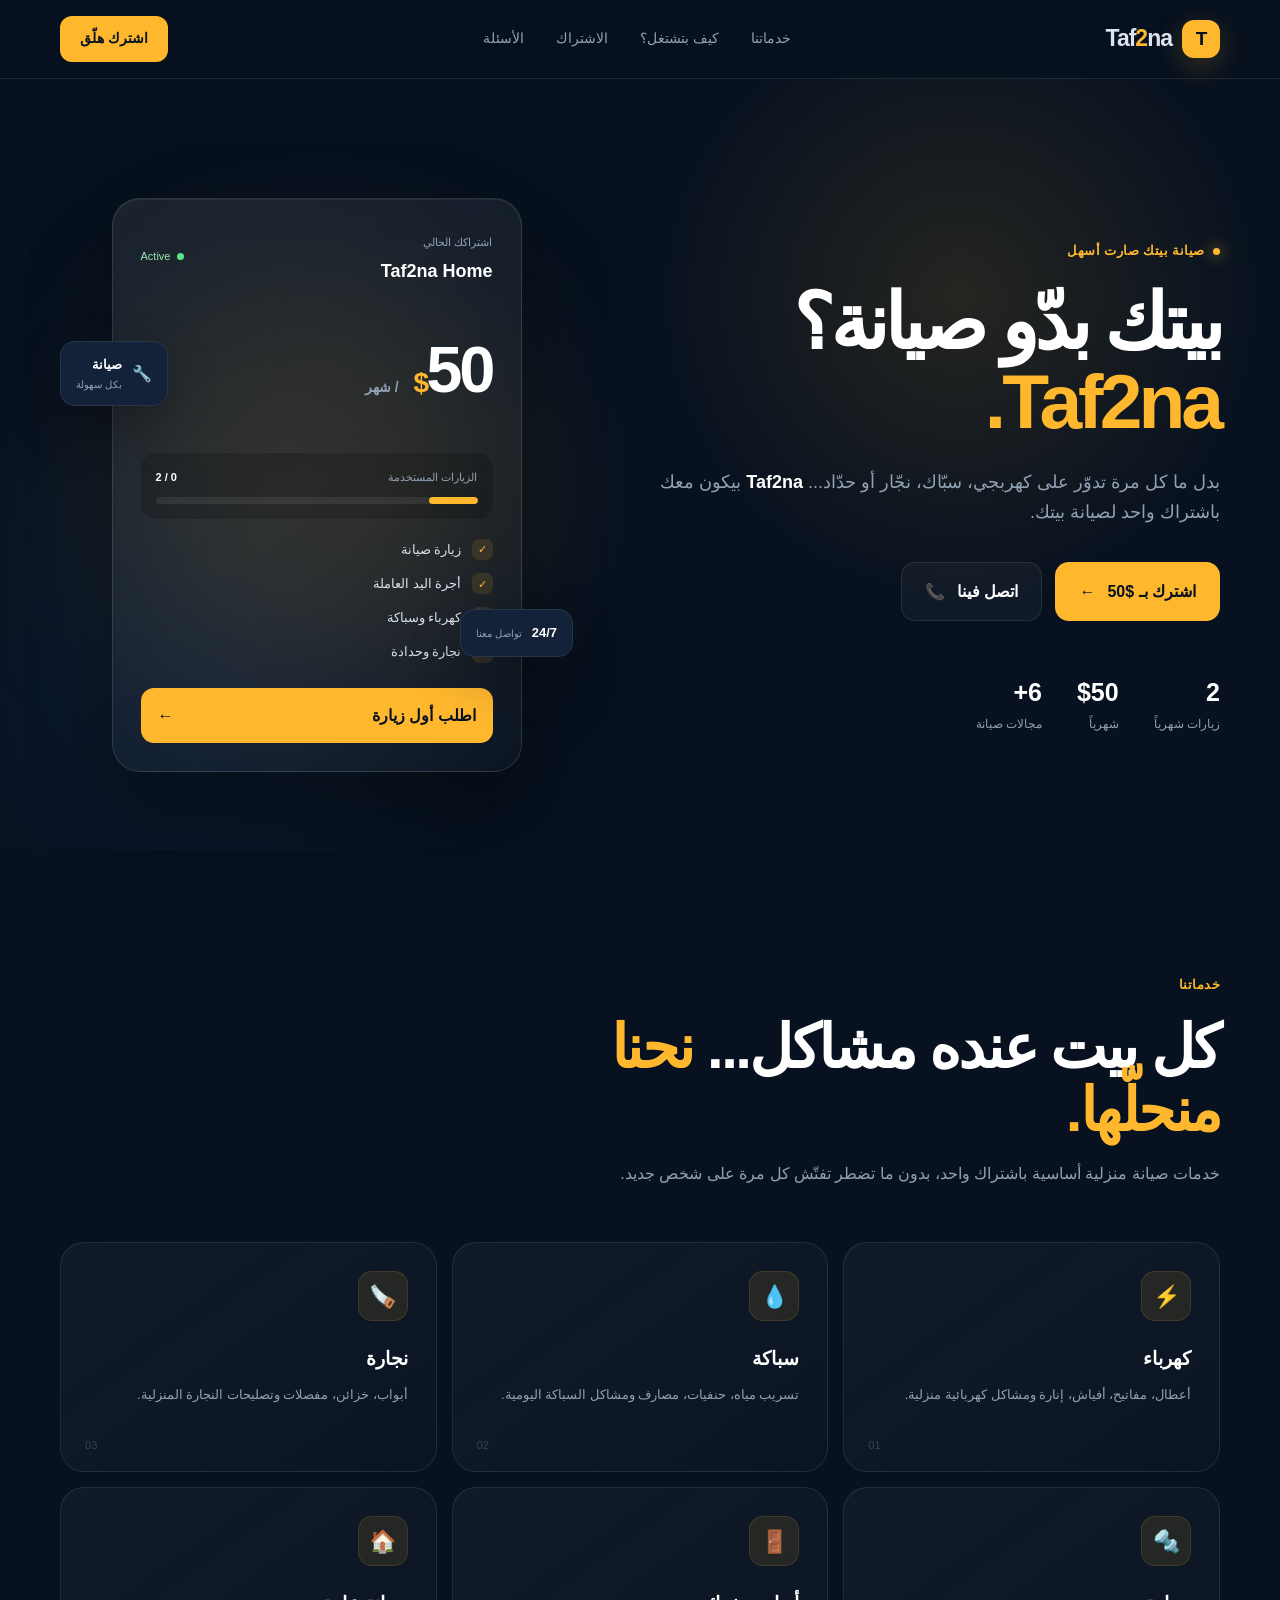
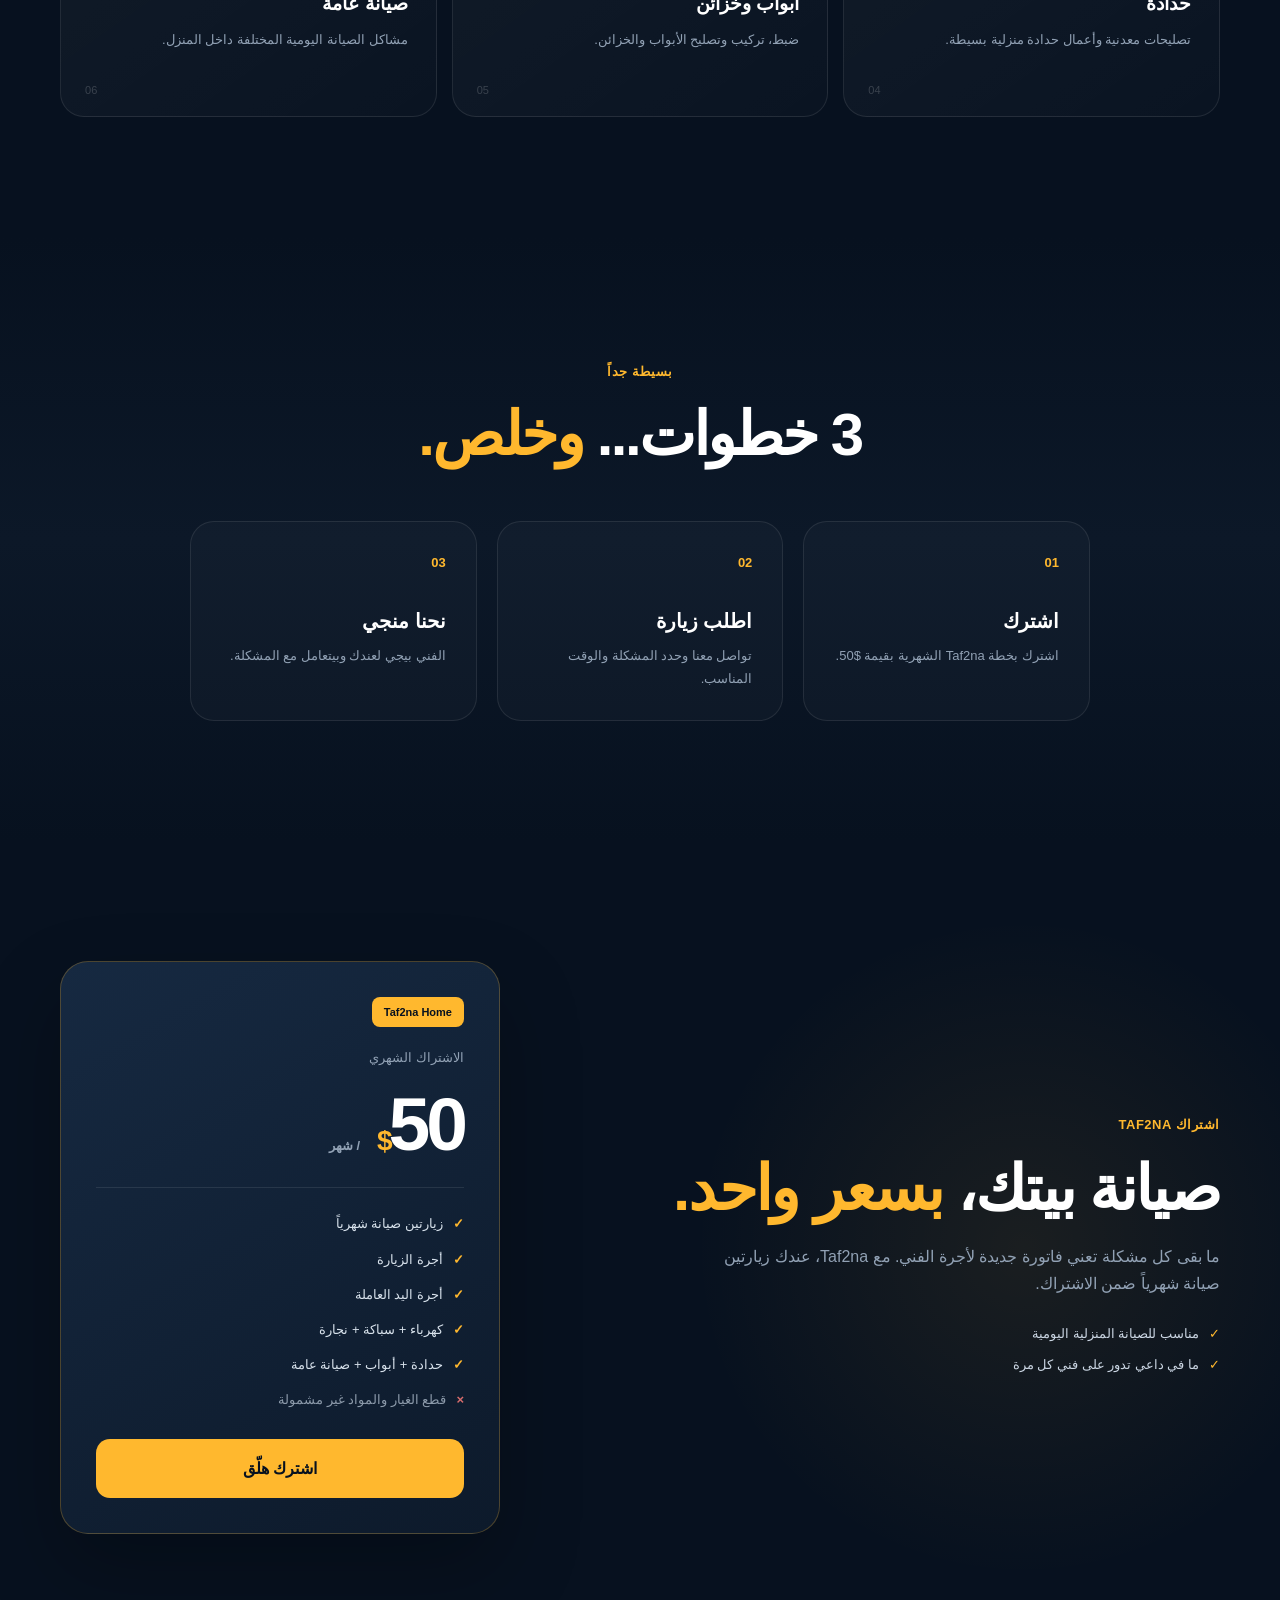
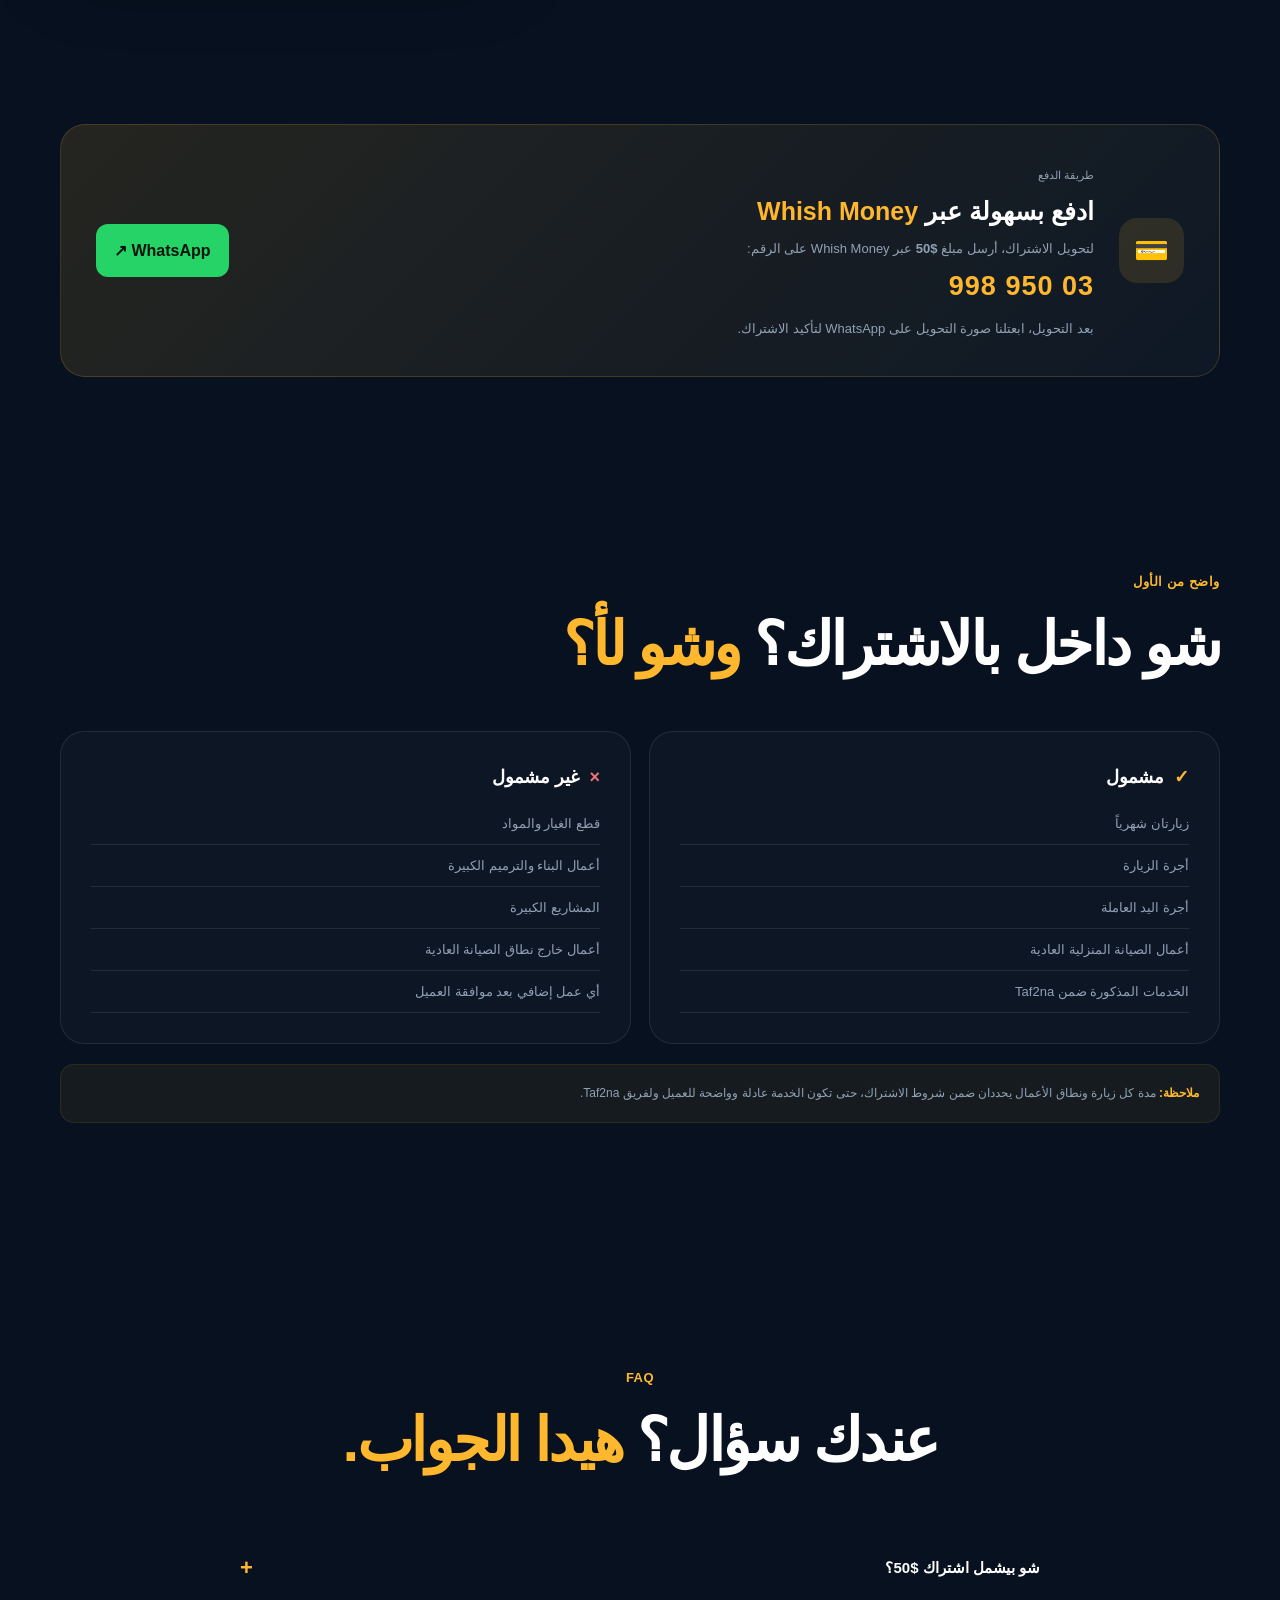
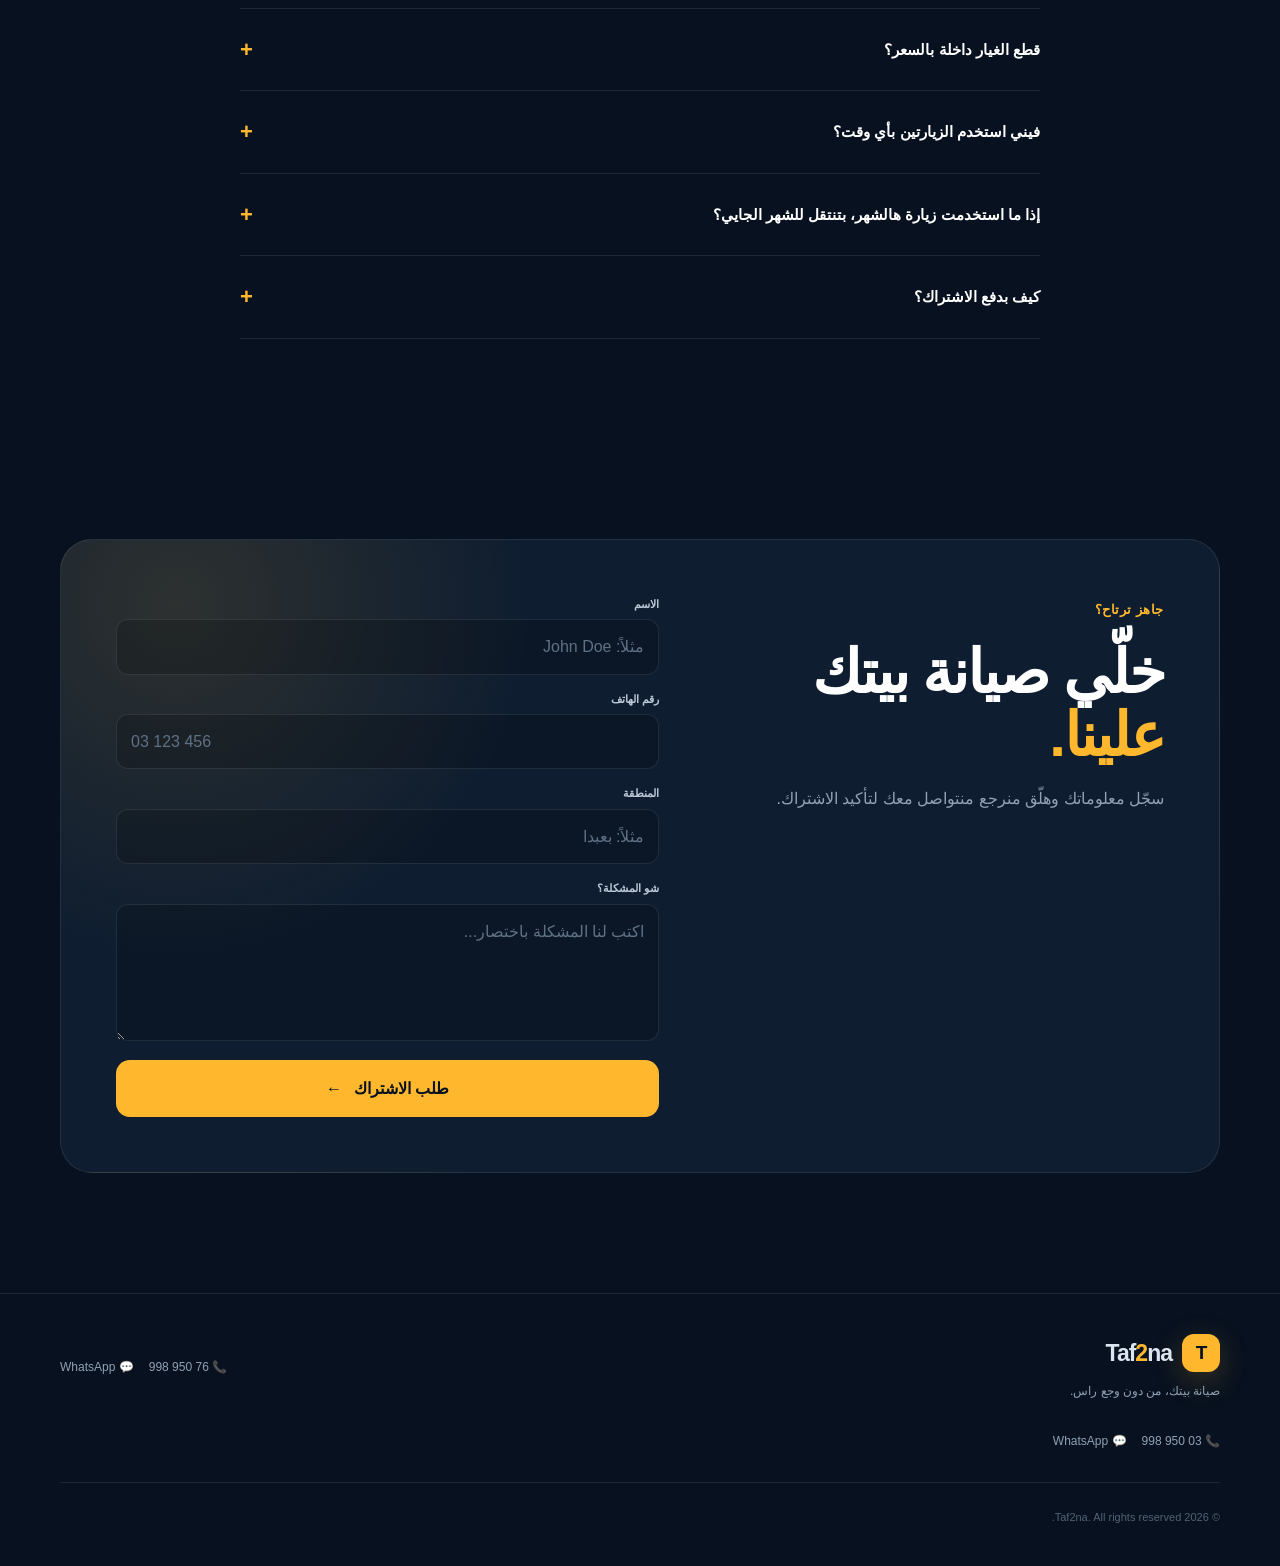
<file: index.html>
<!DOCTYPE html>
<html lang="ar" dir="rtl">
<head>
  <meta charset="UTF-8" />
  <meta name="viewport" content="width=device-width, initial-scale=1.0" />

  <title>Taf2na | صيانة بيتك علينا</title>
  <meta
    name="description"
    content="Taf2na - اشتراك صيانة منزلي شامل للكهرباء، السباكة، النجارة، الحدادة وصيانة المنزل."
  />

  <link rel="stylesheet" href="taf2na.css" />
</head>

<body>

  <!-- ================= NAVBAR ================= -->

  <header class="navbar">
    <div class="container nav-inner">

      <a href="#" class="logo">
        <span class="logo-mark">T</span>
        <span>Taf<span>2</span>na</span>
      </a>

      <nav class="nav-links">
        <a href="#services">خدماتنا</a>
        <a href="#how">كيف بتشتغل؟</a>
        <a href="#pricing">الاشتراك</a>
        <a href="#faq">الأسئلة</a>
      </nav>

      <a href="#subscribe" class="nav-cta">
        اشترك هلّق
      </a>

      <button class="menu-btn" id="menuBtn">
        ☰
      </button>

    </div>
  </header>


  <!-- ================= MOBILE MENU ================= -->

  <div class="mobile-menu" id="mobileMenu">
    <a href="#services">خدماتنا</a>
    <a href="#how">كيف بتشتغل؟</a>
    <a href="#pricing">الاشتراك</a>
    <a href="#faq">الأسئلة</a>
    <a href="#subscribe" class="mobile-cta">اشترك هلّق</a>
  </div>


  <!-- ================= HERO ================= -->

  <main>

    <section class="hero">

      <div class="container hero-grid">

        <div class="hero-content reveal">

          <div class="eyebrow">
            <span class="dot"></span>
            صيانة بيتك صارت أسهل
          </div>

          <h1>
            بيتك بدّو صيانة؟
            <span>Taf2na.</span>
          </h1>

          <p class="hero-text">
            بدل ما كل مرة تدوّر على كهربجي، سبّاك، نجّار أو حدّاد...
            <strong>Taf2na</strong> بيكون معك باشتراك واحد لصيانة بيتك.
          </p>

          <div class="hero-buttons">

            <a href="#subscribe" class="btn btn-primary">
              اشترك بـ $50
              <span>←</span>
            </a>

            <a href="tel:+96176950998" class="btn btn-secondary">
              اتصل فينا
              <span>📞</span>
            </a>

          </div>

          <div class="trust-row">

            <div>
              <strong>2</strong>
              <span>زيارات شهرياً</span>
            </div>

            <div>
              <strong>$50</strong>
              <span>شهرياً</span>
            </div>

            <div>
              <strong>6+</strong>
              <span>مجالات صيانة</span>
            </div>

          </div>

        </div>


        <!-- HERO CARD -->

        <div class="hero-visual reveal">

          <div class="glow"></div>

          <div class="house-card">

            <div class="card-top">
              <div>
                <span class="small-label">اشتراكك الحالي</span>
                <h3>Taf2na Home</h3>
              </div>

              <div class="status">
                <span></span>
                Active
              </div>
            </div>


            <div class="price-big">
              <span>$</span>50
              <small>/ شهر</small>
            </div>


            <div class="progress-box">

              <div class="progress-header">
                <span>الزيارات المستخدمة</span>
                <strong>0 / 2</strong>
              </div>

              <div class="progress">
                <span></span>
              </div>

            </div>


            <div class="included-list">

              <div>
                <span class="check">✓</span>
                زيارة صيانة
              </div>

              <div>
                <span class="check">✓</span>
                أجرة اليد العاملة
              </div>

              <div>
                <span class="check">✓</span>
                كهرباء وسباكة
              </div>

              <div>
                <span class="check">✓</span>
                نجارة وحدادة
              </div>

            </div>


            <a href="#subscribe" class="card-btn">
              اطلب أول زيارة
              <span>←</span>
            </a>

          </div>

          <div class="floating-card floating-one">
            🔧
            <div>
              <strong>صيانة</strong>
              <small>بكل سهولة</small>
            </div>
          </div>

          <div class="floating-card floating-two">
            <strong>24/7</strong>
            <small>تواصل معنا</small>
          </div>

        </div>

      </div>

    </section>


    <!-- ================= SERVICES ================= -->

    <section class="section" id="services">

      <div class="container">

        <div class="section-heading reveal">

          <div class="eyebrow">
            خدماتنا
          </div>

          <h2>
            كل بيت عنده مشاكل...
            <span>نحنا منحلّها.</span>
          </h2>

          <p>
            خدمات صيانة منزلية أساسية باشتراك واحد،
            بدون ما تضطر تفتّش كل مرة على شخص جديد.
          </p>

        </div>


        <div class="services-grid">

          <article class="service-card reveal">
            <div class="service-icon">⚡</div>
            <h3>كهرباء</h3>
            <p>أعطال، مفاتيح، أفياش، إنارة ومشاكل كهربائية منزلية.</p>
            <span>01</span>
          </article>

          <article class="service-card reveal">
            <div class="service-icon">💧</div>
            <h3>سباكة</h3>
            <p>تسريب مياه، حنفيات، مصارف ومشاكل السباكة اليومية.</p>
            <span>02</span>
          </article>

          <article class="service-card reveal">
            <div class="service-icon">🪚</div>
            <h3>نجارة</h3>
            <p>أبواب، خزائن، مفصلات وتصليحات النجارة المنزلية.</p>
            <span>03</span>
          </article>

          <article class="service-card reveal">
            <div class="service-icon">🔩</div>
            <h3>حدادة</h3>
            <p>تصليحات معدنية وأعمال حدادة منزلية بسيطة.</p>
            <span>04</span>
          </article>

          <article class="service-card reveal">
            <div class="service-icon">🚪</div>
            <h3>أبواب وخزائن</h3>
            <p>ضبط، تركيب وتصليح الأبواب والخزائن.</p>
            <span>05</span>
          </article>

          <article class="service-card reveal">
            <div class="service-icon">🏠</div>
            <h3>صيانة عامة</h3>
            <p>مشاكل الصيانة اليومية المختلفة داخل المنزل.</p>
            <span>06</span>
          </article>

        </div>

      </div>

    </section>


    <!-- ================= HOW IT WORKS ================= -->

    <section class="how-section" id="how">

      <div class="container">

        <div class="section-heading center reveal">

          <div class="eyebrow">
            بسيطة جداً
          </div>

          <h2>
            3 خطوات...
            <span>وخلص.</span>
          </h2>

        </div>


        <div class="steps">

          <div class="step reveal">

            <div class="step-number">01</div>

            <div>
              <h3>اشترك</h3>
              <p>
                اشترك بخطة Taf2na الشهرية بقيمة $50.
              </p>
            </div>

          </div>


          <div class="step reveal">

            <div class="step-number">02</div>

            <div>
              <h3>اطلب زيارة</h3>
              <p>
                تواصل معنا وحدد المشكلة والوقت المناسب.
              </p>
            </div>

          </div>


          <div class="step reveal">

            <div class="step-number">03</div>

            <div>
              <h3>نحنا منجي</h3>
              <p>
                الفني بيجي لعندك وبيتعامل مع المشكلة.
              </p>
            </div>

          </div>

        </div>

      </div>

    </section>


    <!-- ================= PRICING ================= -->

    <section class="pricing-section" id="pricing">

      <div class="container pricing-grid">

        <div class="pricing-copy reveal">

          <div class="eyebrow">
            اشتراك Taf2na
          </div>

          <h2>
            صيانة بيتك،
            <span>بسعر واحد.</span>
          </h2>

          <p>
            ما بقى كل مشكلة تعني فاتورة جديدة لأجرة الفني.
            مع Taf2na، عندك زيارتين صيانة شهرياً ضمن الاشتراك.
          </p>

          <div class="mini-note">
            <span>✓</span>
            مناسب للصيانة المنزلية اليومية
          </div>

          <div class="mini-note">
            <span>✓</span>
            ما في داعي تدور على فني كل مرة
          </div>

        </div>


        <div class="pricing-card reveal">

          <div class="popular">
            Taf2na Home
          </div>

          <div class="pricing-title">
            <span>الاشتراك الشهري</span>
          </div>

          <div class="pricing-number">
            <span>$</span>50
            <small>/ شهر</small>
          </div>

          <div class="pricing-divider"></div>

          <ul>

            <li>
              <span>✓</span>
              زيارتين صيانة شهرياً
            </li>

            <li>
              <span>✓</span>
              أجرة الزيارة
            </li>

            <li>
              <span>✓</span>
              أجرة اليد العاملة
            </li>

            <li>
              <span>✓</span>
              كهرباء + سباكة + نجارة
            </li>

            <li>
              <span>✓</span>
              حدادة + أبواب + صيانة عامة
            </li>

            <li class="not-included">
              <span>×</span>
              قطع الغيار والمواد غير مشمولة
            </li>

          </ul>

          <a href="#subscribe" class="btn btn-primary full">
            اشترك هلّق
          </a>

        </div>

      </div>

    </section>


    <!-- ================= PAYMENT ================= -->

    <section class="payment-section">

      <div class="container">

        <div class="payment-card reveal">

          <div class="payment-icon">
            💳
          </div>

          <div class="payment-content">

            <span class="small-label">
              طريقة الدفع
            </span>

            <h2>
              ادفع بسهولة عبر
              <span>Whish Money</span>
            </h2>

            <p>
              لتحويل الاشتراك، أرسل مبلغ <strong>$50</strong>
              عبر Whish Money على الرقم:
            </p>

            <div class="payment-number">
              03 950 998
            </div>

            <small>
              بعد التحويل، ابعتلنا صورة التحويل على WhatsApp
              لتأكيد الاشتراك.
            </small>

          </div>

          <a
            href="https://wa.me/96176950998"
            class="whatsapp-btn"
            target="_blank"
          >
            WhatsApp
            <span>↗</span>
          </a>

        </div>

      </div>

    </section>


    <!-- ================= RULES ================= -->

    <section class="section rules-section">

      <div class="container">

        <div class="section-heading reveal">

          <div class="eyebrow">
            واضح من الأول
          </div>

          <h2>
            شو داخل بالاشتراك؟
            <span>وشو لأ؟</span>
          </h2>

        </div>


        <div class="rules-grid">

          <div class="rule-box included reveal">

            <div class="rule-title">
              <span>✓</span>
              مشمول
            </div>

            <ul>
              <li>زيارتان شهرياً</li>
              <li>أجرة الزيارة</li>
              <li>أجرة اليد العاملة</li>
              <li>أعمال الصيانة المنزلية العادية</li>
              <li>الخدمات المذكورة ضمن Taf2na</li>
            </ul>

          </div>


          <div class="rule-box excluded reveal">

            <div class="rule-title">
              <span>×</span>
              غير مشمول
            </div>

            <ul>
              <li>قطع الغيار والمواد</li>
              <li>أعمال البناء والترميم الكبيرة</li>
              <li>المشاريع الكبيرة</li>
              <li>أعمال خارج نطاق الصيانة العادية</li>
              <li>أي عمل إضافي بعد موافقة العميل</li>
            </ul>

          </div>

        </div>

        <div class="important-note reveal">
          <strong>ملاحظة:</strong>
          مدة كل زيارة ونطاق الأعمال يحددان ضمن شروط الاشتراك،
          حتى تكون الخدمة عادلة وواضحة للعميل ولفريق Taf2na.
        </div>

      </div>

    </section>


    <!-- ================= FAQ ================= -->

    <section class="faq-section" id="faq">

      <div class="container">

        <div class="section-heading center reveal">

          <div class="eyebrow">
            FAQ
          </div>

          <h2>
            عندك سؤال؟
            <span>هيدا الجواب.</span>
          </h2>

        </div>


        <div class="faq-list">

          <div class="faq-item reveal">

            <button class="faq-question">
              شو بيشمل اشتراك $50؟
              <span>+</span>
            </button>

            <div class="faq-answer">
              الاشتراك بيشمل زيارتين صيانة بالشهر، بالإضافة
              لأجرة الزيارة وأجرة اليد العاملة ضمن نطاق الخدمات المحددة.
            </div>

          </div>


          <div class="faq-item reveal">

            <button class="faq-question">
              قطع الغيار داخلة بالسعر؟
              <span>+</span>
            </button>

            <div class="faq-answer">
              لا. قطع الغيار والمواد المطلوبة للإصلاح بتكون على حساب العميل.
            </div>

          </div>


          <div class="faq-item reveal">

            <button class="faq-question">
              فيني استخدم الزيارتين بأي وقت؟
              <span>+</span>
            </button>

            <div class="faq-answer">
              نعم، بتتواصل معنا وقت تحتاج زيارة، وبننسق معك حسب المواعيد المتاحة.
            </div>

          </div>


          <div class="faq-item reveal">

            <button class="faq-question">
              إذا ما استخدمت زيارة هالشهر، بتنتقل للشهر الجايي؟
              <span>+</span>
            </button>

            <div class="faq-answer">
              لا، الزيارات غير المستخدمة لا تنتقل تلقائياً للشهر التالي.
            </div>

          </div>


          <div class="faq-item reveal">

            <button class="faq-question">
              كيف بدفع الاشتراك؟
              <span>+</span>
            </button>

            <div class="faq-answer">
              الدفع حالياً عبر Whish Money على الرقم
              <strong>03 950 998</strong>.
            </div>

          </div>

        </div>

      </div>

    </section>


    <!-- ================= CTA ================= -->

    <section class="final-cta" id="subscribe">

      <div class="container">

        <div class="cta-card reveal">

          <div class="cta-content">

            <div class="eyebrow">
              جاهز ترتاح؟
            </div>

            <h2>
              خلّي صيانة بيتك
              <span>علينا.</span>
            </h2>

            <p>
              سجّل معلوماتك وهلّق منرجع منتواصل معك لتأكيد الاشتراك.
            </p>

          </div>


          <form id="subscribeForm" class="subscribe-form">

            <div class="input-group">
              <label>الاسم</label>
              <input
                type="text"
                id="name"
                placeholder="مثلاً: John Doe"
                required
              />
            </div>

            <div class="input-group">
              <label>رقم الهاتف</label>
              <input
                type="tel"
                id="phone"
                placeholder="03 123 456"
                required
              />
            </div>

            <div class="input-group">
              <label>المنطقة</label>
              <input
                type="text"
                id="area"
                placeholder="مثلاً: بعبدا"
                required
              />
            </div>

            <div class="input-group">
              <label>شو المشكلة؟</label>
              <textarea
                id="issue"
                placeholder="اكتب لنا المشكلة باختصار..."
                rows="4"
              ></textarea>
            </div>

            <button class="btn btn-primary submit-btn" type="submit">
              طلب الاشتراك
              <span>←</span>
            </button>

            <div class="form-success" id="formSuccess">
              ✓ وصلت معلوماتك! رح نتواصل معك قريباً.
            </div>

          </form>

        </div>

      </div>

    </section>

  </main>


  <!-- ================= FOOTER ================= -->

  <footer>

    <div class="container footer-inner">

      <div class="footer-brand">

        <a href="#" class="logo">
          <span class="logo-mark">T</span>
          <span>Taf<span>2</span>na</span>
        </a>

        <p>
          صيانة بيتك، من دون وجع راس.
        </p>

      </div>


      <div class="footer-contact">

        <a href="tel:+96176950998">
          📞 76 950 998
        </a>

        <a
          href="https://wa.me/96176950998"
          target="_blank"
        >
          💬 WhatsApp
        </a>

      </div>
      <div class="footer-contact">

        <a href="tel:+96103950998">
          📞 03 950 998
        </a>

        <a
          href="https://wa.me/96103950998"
          target="_blank"
        >
          💬 WhatsApp
        </a>

      </div>


      <div class="footer-bottom">
        © <span id="year"></span> Taf2na. All rights reserved.
      </div>

    </div>

  </footer>


  <script src="script.js"></script>

</body>
</html>
</file>
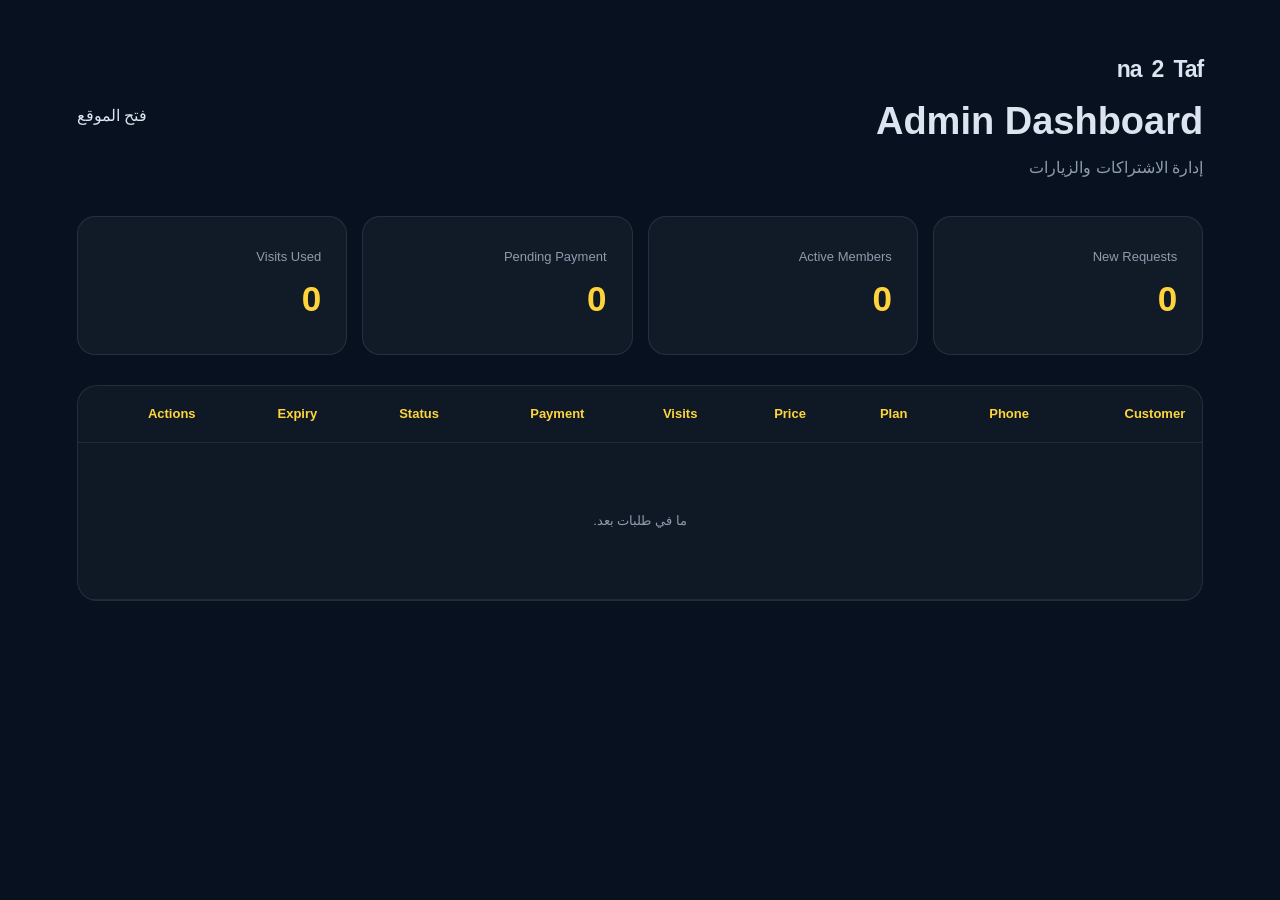
<file: taf2na.html>
<!DOCTYPE html>
<html lang="ar" dir="rtl">

<head>
  <meta charset="UTF-8">
  <meta name="viewport" content="width=device-width, initial-scale=1.0">

  <title>Taf2na Admin</title>

  <link rel="stylesheet" href="taf2na.css">

  <style>

    body {
      background: #07111f;
    }

    .admin {
      padding: 50px 6%;
    }

    .admin-header {
      display: flex;
      justify-content: space-between;
      align-items: center;
      margin-bottom: 35px;
      gap: 20px;
      flex-wrap: wrap;
    }

    .admin-header h1 {
      font-size: 38px;
    }

    .admin-header p {
      color: #8d9bad;
    }

    .stats {
      display: grid;
      grid-template-columns: repeat(4, 1fr);
      gap: 15px;
      margin-bottom: 30px;
    }

    .stat {
      background: rgba(255,255,255,.045);
      border: 1px solid rgba(255,255,255,.09);
      border-radius: 18px;
      padding: 25px;
    }

    .stat span {
      color: #8d9bad;
      font-size: 13px;
    }

    .stat strong {
      display: block;
      font-size: 35px;
      color: #ffd43b;
    }

    .table-box {
      background: rgba(255,255,255,.035);
      border: 1px solid rgba(255,255,255,.09);
      border-radius: 20px;
      overflow-x: auto;
    }

    table {
      width: 100%;
      border-collapse: collapse;
      min-width: 1100px;
    }

    th,
    td {
      padding: 17px;
      text-align: right;
      border-bottom: 1px solid rgba(255,255,255,.07);
    }

    th {
      color: #ffd43b;
      font-size: 13px;
    }

    td {
      color: #d6dce5;
      font-size: 13px;
    }

    .status {
      display: inline-block;
      padding: 4px 9px;
      border-radius: 30px;
      font-size: 11px;
      font-weight: 800;
    }

    .pending {
      background: rgba(255,212,59,.12);
      color: #ffd43b;
    }

    .active {
      background: rgba(77,220,120,.12);
      color: #67e08a;
    }

    .expired {
      background: rgba(255,80,80,.12);
      color: #ff7777;
    }

    .actions {
      display: flex;
      gap: 6px;
    }

    .action {
      border: 0;
      padding: 7px 10px;
      border-radius: 8px;
      cursor: pointer;
      font-family: inherit;
      font-size: 11px;
      font-weight: 700;
    }

    .confirm {
      background: #ffd43b;
      color: #111;
    }

    .visit {
      background: #18324d;
      color: white;
    }

    .whatsapp {
      background: #163b2c;
      color: #6ef29a;
    }

    .empty {
      padding: 50px;
      text-align: center;
      color: #8d9bad;
    }

    @media(max-width: 900px) {
      .stats {
        grid-template-columns: repeat(2, 1fr);
      }
    }

  </style>
</head>

<body>

<div class="admin">

  <div class="admin-header">

    <div>
      <div class="logo">
        Taf<span>2</span>na
      </div>

      <h1>Admin Dashboard</h1>

      <p>
        إدارة الاشتراكات والزيارات
      </p>
    </div>

    <a href="index.html" class="nav-btn">
      فتح الموقع
    </a>

  </div>


  <div class="stats">

    <div class="stat">
      <span>New Requests</span>
      <strong id="newRequests">0</strong>
    </div>

    <div class="stat">
      <span>Active Members</span>
      <strong id="activeMembers">0</strong>
    </div>

    <div class="stat">
      <span>Pending Payment</span>
      <strong id="pendingPayment">0</strong>
    </div>

    <div class="stat">
      <span>Visits Used</span>
      <strong id="visitsUsed">0</strong>
    </div>

  </div>


  <div class="table-box">

    <table>

      <thead>

        <tr>
          <th>Customer</th>
          <th>Phone</th>
          <th>Plan</th>
          <th>Price</th>
          <th>Visits</th>
          <th>Payment</th>
          <th>Status</th>
          <th>Expiry</th>
          <th>Actions</th>
        </tr>

      </thead>

      <tbody id="requestsTable"></tbody>

    </table>

  </div>

</div>


<script>

const STORAGE_KEY = "taf2naRequests";


function getRequests() {

  return JSON.parse(
    localStorage.getItem(STORAGE_KEY) || "[]"
  );

}


function saveRequests(requests) {

  localStorage.setItem(
    STORAGE_KEY,
    JSON.stringify(requests)
  );

}


function formatDate(date) {

  if (!date) return "-";

  return new Date(date).toLocaleDateString(
    "en-GB"
  );

}


function updateDashboard() {

  const requests = getRequests();

  const active = requests.filter(
    r => r.subscriptionStatus === "Active"
  );

  const pending = requests.filter(
    r => r.paymentStatus === "Pending"
  );

  const newRequests = requests.filter(
    r => r.subscriptionStatus === "New Request"
  );

  const visitsUsed = requests.reduce(
    (total, r) => total + Number(r.visitsUsed || 0),
    0
  );


  document.getElementById("newRequests").textContent =
    newRequests.length;

  document.getElementById("activeMembers").textContent =
    active.length;

  document.getElementById("pendingPayment").textContent =
    pending.length;

  document.getElementById("visitsUsed").textContent =
    visitsUsed;


  const table =
    document.getElementById("requestsTable");

  table.innerHTML = "";


  if (!requests.length) {

    table.innerHTML = `
      <tr>
        <td colspan="9">
          <div class="empty">
            ما في طلبات بعد.
          </div>
        </td>
      </tr>
    `;

    return;
  }


  requests
    .slice()
    .reverse()
    .forEach(request => {

      const tr = document.createElement("tr");

      const paymentClass =
        request.paymentStatus === "Confirmed"
          ? "active"
          : "pending";

      const statusClass =
        request.subscriptionStatus === "Active"
          ? "active"
          : request.subscriptionStatus === "Expired"
          ? "expired"
          : "pending";


      tr.innerHTML = `

        <td>
          <strong>${request.customer.name}</strong><br>
          <small>${request.customer.area}</small>
        </td>

        <td>${request.customer.phone}</td>

        <td>${request.plan.name}</td>

        <td>$${request.plan.price}</td>

        <td>
          ${request.visitsUsed}
          /
          ${request.plan.visitsIncluded}
          <br>
          <small>
            Remaining:
            ${request.visitsRemaining}
          </small>
        </td>

        <td>
          <span class="status ${paymentClass}">
            ${request.paymentStatus}
          </span>
        </td>

        <td>
          <span class="status ${statusClass}">
            ${request.subscriptionStatus}
          </span>
        </td>

        <td>
          ${formatDate(request.expiryDate)}
        </td>

        <td>

          <div class="actions">

            ${
              request.paymentStatus !== "Confirmed"
              ? `
                <button
                  class="action confirm"
                  onclick="confirmPayment('${request.id}')">
                  Confirm Payment
                </button>
              `
              : ""
            }

            ${
              request.subscriptionStatus === "Active"
              ? `
                <button
                  class="action visit"
                  onclick="useVisit('${request.id}')">
                  Use Visit
                </button>
              `
              : ""
            }

            <button
              class="action whatsapp"
              onclick="openWhatsApp('${request.customer.phone}')">
              WhatsApp
            </button>

          </div>

        </td>
      `;

      table.appendChild(tr);

    });

}


function confirmPayment(id) {

  const requests = getRequests();

  const request = requests.find(
    r => r.id === id
  );

  if (!request) return;


  const now = new Date();

  const expiry = new Date(now);

  expiry.setMonth(
    expiry.getMonth() + 1
  );


  request.paymentStatus = "Confirmed";

  request.subscriptionStatus = "Active";

  request.startDate = now.toISOString();

  request.expiryDate = expiry.toISOString();

  request.visitsUsed = 0;

  request.visitsRemaining =
    request.plan.visitsIncluded;


  saveRequests(requests);

  updateDashboard();

}


function useVisit(id) {

  const requests = getRequests();

  const request = requests.find(
    r => r.id === id
  );

  if (!request) return;


  if (request.visitsRemaining <= 0) {

    alert(
      "ما عاد في visits متبقية بهالاشتراك."
    );

    return;
  }


  const confirmed =
    confirm(
      "تأكيد استخدام زيارة واحدة؟"
    );

  if (!confirmed) return;


  request.visitsUsed += 1;

  request.visitsRemaining -= 1;


  saveRequests(requests);

  updateDashboard();

}


function openWhatsApp(phone) {

  let number = phone
    .replace(/\D/g, "");

  if (number.startsWith("0")) {
    number = "961" + number.substring(1);
  }

  window.open(
    "https://wa.me/" + number,
    "_blank"
  );

}


updateDashboard();

</script>

</body>
</html>
</file>
<file: taf2na.css>
/* =========================================================
   TAF2NA PREMIUM WEBSITE
========================================================= */

:root {
  --bg: #07111f;
  --bg-soft: #0c1828;
  --card: #101f32;
  --card-light: #14263b;

  --white: #ffffff;
  --text: #dce5ef;
  --muted: #91a1b4;

  --accent: #ffb82e;
  --accent-2: #ffcf63;

  --border: rgba(255, 255, 255, 0.09);

  --radius: 24px;
  --container: 1160px;
}

* {
  margin: 0;
  padding: 0;
  box-sizing: border-box;
}

html {
  scroll-behavior: smooth;
}

body {
  font-family: Arial, Helvetica, sans-serif;
  background: var(--bg);
  color: var(--text);
  line-height: 1.7;
  overflow-x: hidden;
}

a {
  color: inherit;
  text-decoration: none;
}

button,
input,
textarea {
  font: inherit;
}

.container {
  width: min(92%, var(--container));
  margin-inline: auto;
}


/* =========================================================
   NAVBAR
========================================================= */

.navbar {
  position: fixed;
  top: 0;
  width: 100%;
  z-index: 1000;

  background: rgba(7, 17, 31, 0.78);
  backdrop-filter: blur(18px);

  border-bottom: 1px solid var(--border);
}

.nav-inner {
  height: 78px;

  display: flex;
  align-items: center;
  justify-content: space-between;
}

.logo {
  display: flex;
  align-items: center;
  gap: 10px;

  font-size: 23px;
  font-weight: 900;
  letter-spacing: -1px;
}

.logo span span {
  color: var(--accent);
}

.logo-mark {
  width: 38px;
  height: 38px;

  display: grid;
  place-items: center;

  background: var(--accent);
  color: #07111f;

  border-radius: 12px;

  font-weight: 900;
  font-size: 19px;

  box-shadow: 0 8px 30px rgba(255, 184, 46, 0.22);
}

.nav-links {
  display: flex;
  gap: 32px;
}

.nav-links a {
  color: var(--muted);
  font-size: 14px;
  transition: 0.25s;
}

.nav-links a:hover {
  color: var(--white);
}

.nav-cta {
  background: var(--accent);
  color: #07111f;

  padding: 11px 20px;
  border-radius: 12px;

  font-size: 14px;
  font-weight: 800;

  transition: 0.25s;
}

.nav-cta:hover {
  transform: translateY(-2px);
  box-shadow: 0 10px 30px rgba(255, 184, 46, 0.2);
}

.menu-btn {
  display: none;

  border: 0;
  background: transparent;
  color: white;

  font-size: 26px;
  cursor: pointer;
}


/* =========================================================
   MOBILE MENU
========================================================= */

.mobile-menu {
  position: fixed;
  top: 78px;
  left: 0;
  right: 0;

  z-index: 999;

  background: rgba(7, 17, 31, 0.97);
  backdrop-filter: blur(20px);

  padding: 20px;

  display: none;
  flex-direction: column;
  gap: 15px;

  border-bottom: 1px solid var(--border);
}

.mobile-menu.active {
  display: flex;
}

.mobile-menu a {
  padding: 12px;
  border-radius: 12px;
  color: var(--muted);
}

.mobile-menu .mobile-cta {
  background: var(--accent);
  color: #07111f;
  text-align: center;
  font-weight: 800;
}


/* =========================================================
   HERO
========================================================= */

.hero {
  min-height: 850px;

  display: flex;
  align-items: center;

  position: relative;

  padding-top: 120px;

  background:
    radial-gradient(
      circle at 75% 35%,
      rgba(255, 184, 46, 0.12),
      transparent 28%
    ),
    radial-gradient(
      circle at 15% 80%,
      rgba(47, 128, 237, 0.08),
      transparent 25%
    );
}

.hero-grid {
  display: grid;
  grid-template-columns: 1.05fr 0.95fr;
  gap: 80px;
  align-items: center;
}

.eyebrow {
  display: inline-flex;
  align-items: center;
  gap: 8px;

  color: var(--accent);

  font-size: 13px;
  font-weight: 800;

  margin-bottom: 20px;

  text-transform: uppercase;
  letter-spacing: 0.5px;
}

.dot {
  width: 7px;
  height: 7px;

  border-radius: 50%;
  background: var(--accent);

  box-shadow: 0 0 15px var(--accent);
}

.hero h1 {
  font-size: clamp(52px, 6vw, 84px);

  line-height: 1.03;

  letter-spacing: -4px;

  color: var(--white);

  margin-bottom: 26px;
}

.hero h1 span,
.section-heading h2 span,
.pricing-copy h2 span,
.cta-content h2 span {
  color: var(--accent);
}

.hero-text {
  max-width: 590px;

  color: var(--muted);

  font-size: 18px;

  margin-bottom: 34px;
}

.hero-text strong {
  color: white;
}

.hero-buttons {
  display: flex;
  gap: 13px;
  flex-wrap: wrap;
}

.btn {
  display: inline-flex;
  align-items: center;
  justify-content: center;
  gap: 12px;

  padding: 15px 23px;

  border-radius: 14px;

  font-weight: 800;

  transition: 0.25s;

  border: 1px solid transparent;
}

.btn-primary {
  background: var(--accent);
  color: #07111f;
}

.btn-primary:hover {
  transform: translateY(-3px);
  box-shadow: 0 15px 35px rgba(255, 184, 46, 0.2);
}

.btn-secondary {
  background: rgba(255,255,255,0.04);
  border-color: var(--border);
  color: white;
}

.btn-secondary:hover {
  background: rgba(255,255,255,0.08);
}

.trust-row {
  display: flex;
  gap: 35px;

  margin-top: 50px;
}

.trust-row div {
  display: flex;
  flex-direction: column;
}

.trust-row strong {
  font-size: 25px;
  color: white;
}

.trust-row span {
  color: var(--muted);
  font-size: 12px;
}


/* =========================================================
   HERO VISUAL
========================================================= */

.hero-visual {
  position: relative;

  min-height: 560px;

  display: grid;
  place-items: center;
}

.glow {
  position: absolute;

  width: 400px;
  height: 400px;

  background: rgba(255, 184, 46, 0.13);

  filter: blur(90px);

  border-radius: 50%;
}

.house-card {
  position: relative;

  width: min(100%, 410px);

  padding: 28px;

  background:
    linear-gradient(
      145deg,
      rgba(255,255,255,0.08),
      rgba(255,255,255,0.025)
    );

  border: 1px solid rgba(255,255,255,0.12);

  border-radius: 28px;

  box-shadow:
    0 35px 80px rgba(0,0,0,0.35),
    inset 0 1px 0 rgba(255,255,255,0.05);

  backdrop-filter: blur(20px);

  z-index: 2;
}

.card-top {
  display: flex;
  align-items: center;
  justify-content: space-between;
}

.small-label {
  color: var(--muted);
  font-size: 11px;
}

.card-top h3 {
  color: white;
  font-size: 18px;
  margin-top: 2px;
}

.status {
  display: flex;
  align-items: center;
  gap: 7px;

  color: #9de8b0;

  font-size: 11px;
}

.status span {
  width: 7px;
  height: 7px;

  background: #5ce48a;

  border-radius: 50%;
}

.price-big {
  font-size: 65px;
  font-weight: 900;

  letter-spacing: -3px;

  color: white;

  margin: 28px 0;
}

.price-big span {
  font-size: 28px;
  color: var(--accent);
}

.price-big small {
  font-size: 14px;
  color: var(--muted);
  letter-spacing: 0;
}

.progress-box {
  padding: 15px;

  background: rgba(0,0,0,0.18);

  border-radius: 15px;

  margin-bottom: 20px;
}

.progress-header {
  display: flex;
  justify-content: space-between;

  font-size: 11px;

  margin-bottom: 10px;
}

.progress-header span {
  color: var(--muted);
}

.progress-header strong {
  color: white;
}

.progress {
  height: 7px;

  border-radius: 99px;

  background: rgba(255,255,255,0.08);

  overflow: hidden;
}

.progress span {
  display: block;

  width: 15%;
  height: 100%;

  background: var(--accent);

  border-radius: inherit;
}

.included-list {
  display: grid;
  gap: 12px;

  margin-bottom: 25px;
}

.included-list div {
  display: flex;
  align-items: center;
  gap: 10px;

  color: #d8e1ea;

  font-size: 13px;
}

.check {
  width: 21px;
  height: 21px;

  display: grid;
  place-items: center;

  border-radius: 7px;

  background: rgba(255,184,46,0.12);

  color: var(--accent);

  font-size: 11px;
}

.card-btn {
  width: 100%;

  display: flex;
  align-items: center;
  justify-content: space-between;

  background: var(--accent);
  color: #07111f;

  padding: 14px 17px;

  border-radius: 13px;

  font-weight: 900;
}

.floating-card {
  position: absolute;

  z-index: 4;

  display: flex;
  align-items: center;
  gap: 10px;

  background: #132238;

  border: 1px solid var(--border);

  padding: 12px 15px;

  border-radius: 15px;

  box-shadow: 0 20px 50px rgba(0,0,0,0.25);
}

.floating-card strong,
.floating-card small {
  display: block;
}

.floating-card strong {
  color: white;
  font-size: 13px;
}

.floating-card small {
  color: var(--muted);
  font-size: 10px;
}

.floating-one {
  left: 0;
  top: 25%;
}

.floating-two {
  right: 0;
  bottom: 20%;
}


/* =========================================================
   SECTIONS
========================================================= */

.section {
  padding: 120px 0;
}

.section-heading {
  max-width: 700px;

  margin-bottom: 55px;
}

.section-heading.center {
  text-align: center;
  margin-inline: auto;
}

.section-heading h2 {
  font-size: clamp(38px, 5vw, 60px);

  line-height: 1.05;

  letter-spacing: -2.5px;

  color: white;

  margin-bottom: 18px;
}

.section-heading p {
  color: var(--muted);
  font-size: 16px;
}


/* =========================================================
   SERVICES
========================================================= */

.services-grid {
  display: grid;

  grid-template-columns: repeat(3, 1fr);

  gap: 15px;
}

.service-card {
  position: relative;

  min-height: 230px;

  padding: 28px;

  border: 1px solid var(--border);

  border-radius: var(--radius);

  background:
    linear-gradient(
      145deg,
      rgba(255,255,255,0.045),
      rgba(255,255,255,0.015)
    );

  overflow: hidden;

  transition: 0.3s;
}

.service-card:hover {
  transform: translateY(-7px);

  border-color: rgba(255,184,46,0.3);

  background: rgba(255,255,255,0.055);
}

.service-card > span {
  position: absolute;

  left: 24px;
  bottom: 17px;

  font-size: 11px;

  color: rgba(255,255,255,0.18);
}

.service-icon {
  width: 50px;
  height: 50px;

  display: grid;
  place-items: center;

  background: rgba(255,184,46,0.1);

  border: 1px solid rgba(255,184,46,0.12);

  border-radius: 14px;

  font-size: 22px;

  margin-bottom: 22px;
}

.service-card h3 {
  color: white;
  font-size: 19px;
  margin-bottom: 8px;
}

.service-card p {
  color: var(--muted);
  font-size: 13px;
}


/* =========================================================
   HOW IT WORKS
========================================================= */

.how-section {
  padding: 120px 0;

  background:
    linear-gradient(
      180deg,
      var(--bg),
      var(--bg-soft),
      var(--bg)
    );
}

.steps {
  max-width: 900px;

  margin: 50px auto 0;

  display: grid;

  grid-template-columns: repeat(3, 1fr);

  gap: 20px;
}

.step {
  padding: 30px;

  border: 1px solid var(--border);

  border-radius: var(--radius);

  background: rgba(255,255,255,0.025);
}

.step-number {
  color: var(--accent);

  font-size: 13px;

  font-weight: 900;

  margin-bottom: 30px;
}

.step h3 {
  color: white;

  font-size: 20px;

  margin-bottom: 7px;
}

.step p {
  color: var(--muted);

  font-size: 13px;
}


/* =========================================================
   PRICING
========================================================= */

.pricing-section {
  padding: 120px 0;

  background:
    radial-gradient(
      circle at 80% 50%,
      rgba(255,184,46,0.08),
      transparent 30%
    );
}

.pricing-grid {
  display: grid;

  grid-template-columns: 1fr 440px;

  align-items: center;

  gap: 90px;
}

.pricing-copy h2 {
  font-size: clamp(42px, 5vw, 62px);

  line-height: 1.05;

  letter-spacing: -2px;

  color: white;

  margin-bottom: 22px;
}

.pricing-copy p {
  color: var(--muted);

  max-width: 520px;

  margin-bottom: 25px;
}

.mini-note {
  display: flex;

  align-items: center;

  gap: 10px;

  color: #cbd6e3;

  font-size: 13px;

  margin: 9px 0;
}

.mini-note span {
  color: var(--accent);
}

.pricing-card {
  position: relative;

  padding: 35px;

  border-radius: 28px;

  background:
    linear-gradient(
      150deg,
      #162941,
      #0d1a2b
    );

  border: 1px solid rgba(255,184,46,0.25);

  box-shadow: 0 35px 80px rgba(0,0,0,0.25);
}

.popular {
  display: inline-block;

  background: var(--accent);

  color: #07111f;

  padding: 6px 12px;

  border-radius: 8px;

  font-size: 11px;

  font-weight: 900;

  margin-bottom: 20px;
}

.pricing-title {
  color: var(--muted);

  font-size: 13px;
}

.pricing-number {
  color: white;

  font-size: 75px;

  line-height: 1;

  font-weight: 900;

  letter-spacing: -4px;

  margin: 18px 0 25px;
}

.pricing-number span {
  color: var(--accent);

  font-size: 28px;
}

.pricing-number small {
  font-size: 13px;

  color: var(--muted);

  letter-spacing: 0;
}

.pricing-divider {
  height: 1px;

  background: var(--border);

  margin-bottom: 25px;
}

.pricing-card ul {
  list-style: none;

  display: grid;

  gap: 13px;

  margin-bottom: 28px;
}

.pricing-card li {
  display: flex;

  gap: 10px;

  color: #d7e1eb;

  font-size: 13px;
}

.pricing-card li span {
  color: var(--accent);

  font-weight: 900;
}

.pricing-card li.not-included {
  color: #8d9bab;
}

.pricing-card li.not-included span {
  color: #d86d6d;
}

.full {
  width: 100%;
}


/* =========================================================
   PAYMENT
========================================================= */

.payment-section {
  padding: 70px 0;
}

.payment-card {
  display: grid;

  grid-template-columns: auto 1fr auto;

  align-items: center;

  gap: 25px;

  padding: 35px;

  border-radius: 25px;

  background:
    linear-gradient(
      135deg,
      rgba(255,184,46,0.12),
      rgba(255,255,255,0.03)
    );

  border: 1px solid rgba(255,184,46,0.18);
}

.payment-icon {
  width: 65px;
  height: 65px;

  display: grid;
  place-items: center;

  border-radius: 18px;

  background: rgba(255,184,46,0.12);

  font-size: 28px;
}

.payment-content h2 {
  color: white;

  font-size: 25px;

  margin: 3px 0 5px;
}

.payment-content h2 span {
  color: var(--accent);
}

.payment-content p,
.payment-content small {
  color: var(--muted);

  font-size: 13px;
}

.payment-number {
  color: var(--accent);

  font-size: 27px;

  font-weight: 900;

  letter-spacing: 1px;

  margin: 4px 0;
}

.whatsapp-btn {
  background: #25d366;

  color: #06150b;

  padding: 13px 18px;

  border-radius: 12px;

  font-weight: 900;

  white-space: nowrap;
}


/* =========================================================
   RULES
========================================================= */

.rules-grid {
  display: grid;

  grid-template-columns: 1fr 1fr;

  gap: 18px;
}

.rule-box {
  padding: 30px;

  border-radius: var(--radius);

  border: 1px solid var(--border);

  background: rgba(255,255,255,0.025);
}

.rule-title {
  display: flex;

  align-items: center;

  gap: 10px;

  color: white;

  font-size: 18px;

  font-weight: 900;

  margin-bottom: 20px;
}

.rule-title span {
  color: var(--accent);
}

.excluded .rule-title span {
  color: #ef7474;
}

.rule-box ul {
  list-style: none;

  display: grid;

  gap: 10px;
}

.rule-box li {
  color: var(--muted);

  font-size: 13px;

  padding-bottom: 9px;

  border-bottom: 1px solid var(--border);
}

.important-note {
  margin-top: 20px;

  padding: 18px 20px;

  border-radius: 14px;

  background: rgba(255,184,46,0.06);

  border: 1px solid rgba(255,184,46,0.1);

  color: var(--muted);

  font-size: 12px;
}

.important-note strong {
  color: var(--accent);
}


/* =========================================================
   FAQ
========================================================= */

.faq-section {
  padding: 120px 0;
}

.faq-list {
  max-width: 800px;

  margin: 50px auto 0;
}

.faq-item {
  border-bottom: 1px solid var(--border);
}

.faq-question {
  width: 100%;

  padding: 22px 0;

  display: flex;

  align-items: center;

  justify-content: space-between;

  background: transparent;

  border: 0;

  color: white;

  cursor: pointer;

  text-align: right;

  font-weight: 700;

  font-size: 15px;
}

.faq-question span {
  color: var(--accent);

  font-size: 22px;

  transition: 0.3s;
}

.faq-item.active .faq-question span {
  transform: rotate(45deg);
}

.faq-answer {
  max-height: 0;

  overflow: hidden;

  color: var(--muted);

  font-size: 13px;

  transition: max-height 0.35s ease;
}

.faq-item.active .faq-answer {
  max-height: 200px;

  padding-bottom: 20px;
}


/* =========================================================
   CTA
========================================================= */

.final-cta {
  padding: 80px 0 120px;
}

.cta-card {
  display: grid;

  grid-template-columns: 0.9fr 1.1fr;

  gap: 60px;

  padding: 55px;

  border-radius: 32px;

  background:
    radial-gradient(
      circle at 10% 10%,
      rgba(255,184,46,0.13),
      transparent 30%
    ),
    #0e1d30;

  border: 1px solid var(--border);
}

.cta-content h2 {
  font-size: clamp(42px, 5vw, 60px);

  line-height: 1.05;

  letter-spacing: -2px;

  color: white;

  margin-bottom: 18px;
}

.cta-content p {
  color: var(--muted);

  max-width: 400px;
}

.subscribe-form {
  display: grid;

  gap: 15px;
}

.input-group {
  display: grid;

  gap: 6px;
}

.input-group label {
  color: #bdc9d6;

  font-size: 11px;

  font-weight: 700;
}

.input-group input,
.input-group textarea {
  width: 100%;

  border: 1px solid var(--border);

  background: rgba(0,0,0,0.18);

  color: white;

  outline: none;

  border-radius: 12px;

  padding: 13px 14px;

  resize: vertical;

  transition: 0.2s;
}

.input-group input:focus,
.input-group textarea:focus {
  border-color: rgba(255,184,46,0.5);

  background: rgba(0,0,0,0.25);
}

.input-group input::placeholder,
.input-group textarea::placeholder {
  color: #5f7185;
}

.submit-btn {
  border: 0;

  cursor: pointer;

  margin-top: 4px;
}

.form-success {
  display: none;

  padding: 13px;

  border-radius: 12px;

  background: rgba(64,200,110,0.08);

  border: 1px solid rgba(64,200,110,0.18);

  color: #75df9b;

  font-size: 13px;
}

.form-success.show {
  display: block;
}


/* =========================================================
   FOOTER
========================================================= */

footer {
  border-top: 1px solid var(--border);

  padding: 40px 0;
}

.footer-inner {
  display: grid;

  grid-template-columns: 1fr auto;

  gap: 30px;

  align-items: center;
}

.footer-brand p {
  color: var(--muted);

  font-size: 12px;

  margin-top: 8px;
}

.footer-contact {
  display: flex;

  gap: 15px;
}

.footer-contact a {
  color: var(--muted);

  font-size: 12px;
}

.footer-bottom {
  grid-column: 1 / -1;

  padding-top: 25px;

  border-top: 1px solid var(--border);

  color: #526273;

  font-size: 11px;
}


/* =========================================================
   ANIMATIONS
========================================================= */

.reveal {
  opacity: 0;

  transform: translateY(25px);

  transition:
    opacity 0.7s ease,
    transform 0.7s ease;
}

.reveal.visible {
  opacity: 1;

  transform: translateY(0);
}


/* =========================================================
   RESPONSIVE
========================================================= */

@media (max-width: 950px) {

  .nav-links,
  .nav-cta {
    display: none;
  }

  .menu-btn {
    display: block;
  }

  .hero-grid {
    grid-template-columns: 1fr;

    text-align: center;

    gap: 40px;
  }

  .hero {
    padding-top: 130px;
  }

  .hero-text {
    margin-inline: auto;
  }

  .hero-buttons {
    justify-content: center;
  }

  .trust-row {
    justify-content: center;
  }

  .hero-visual {
    min-height: 520px;
  }

  .pricing-grid {
    grid-template-columns: 1fr;

    gap: 50px;
  }

  .services-grid {
    grid-template-columns: repeat(2, 1fr);
  }

  .steps {
    grid-template-columns: 1fr;
  }

  .cta-card {
    grid-template-columns: 1fr;
  }
}


@media (max-width: 650px) {

  .hero h1 {
    font-size: 50px;
    letter-spacing: -2px;
  }

  .hero-text {
    font-size: 15px;
  }

  .trust-row {
    gap: 20px;
  }

  .trust-row strong {
    font-size: 20px;
  }

  .services-grid,
  .rules-grid {
    grid-template-columns: 1fr;
  }

  .payment-card {
    grid-template-columns: 1fr;

    text-align: center;
  }

  .payment-icon {
    margin-inline: auto;
  }

  .whatsapp-btn {
    width: 100%;
    text-align: center;
  }

  .cta-card {
    padding: 30px 20px;
  }

  .pricing-card {
    padding: 27px 22px;
  }

  .footer-inner {
    grid-template-columns: 1fr;
  }

  .footer-contact {
    flex-direction: column;
  }

  .floating-one {
    left: -8px;
  }

  .floating-two {
    right: -8px;
  }
}
  .rules-box {
    gap: 25px;
  }
}
</file>
